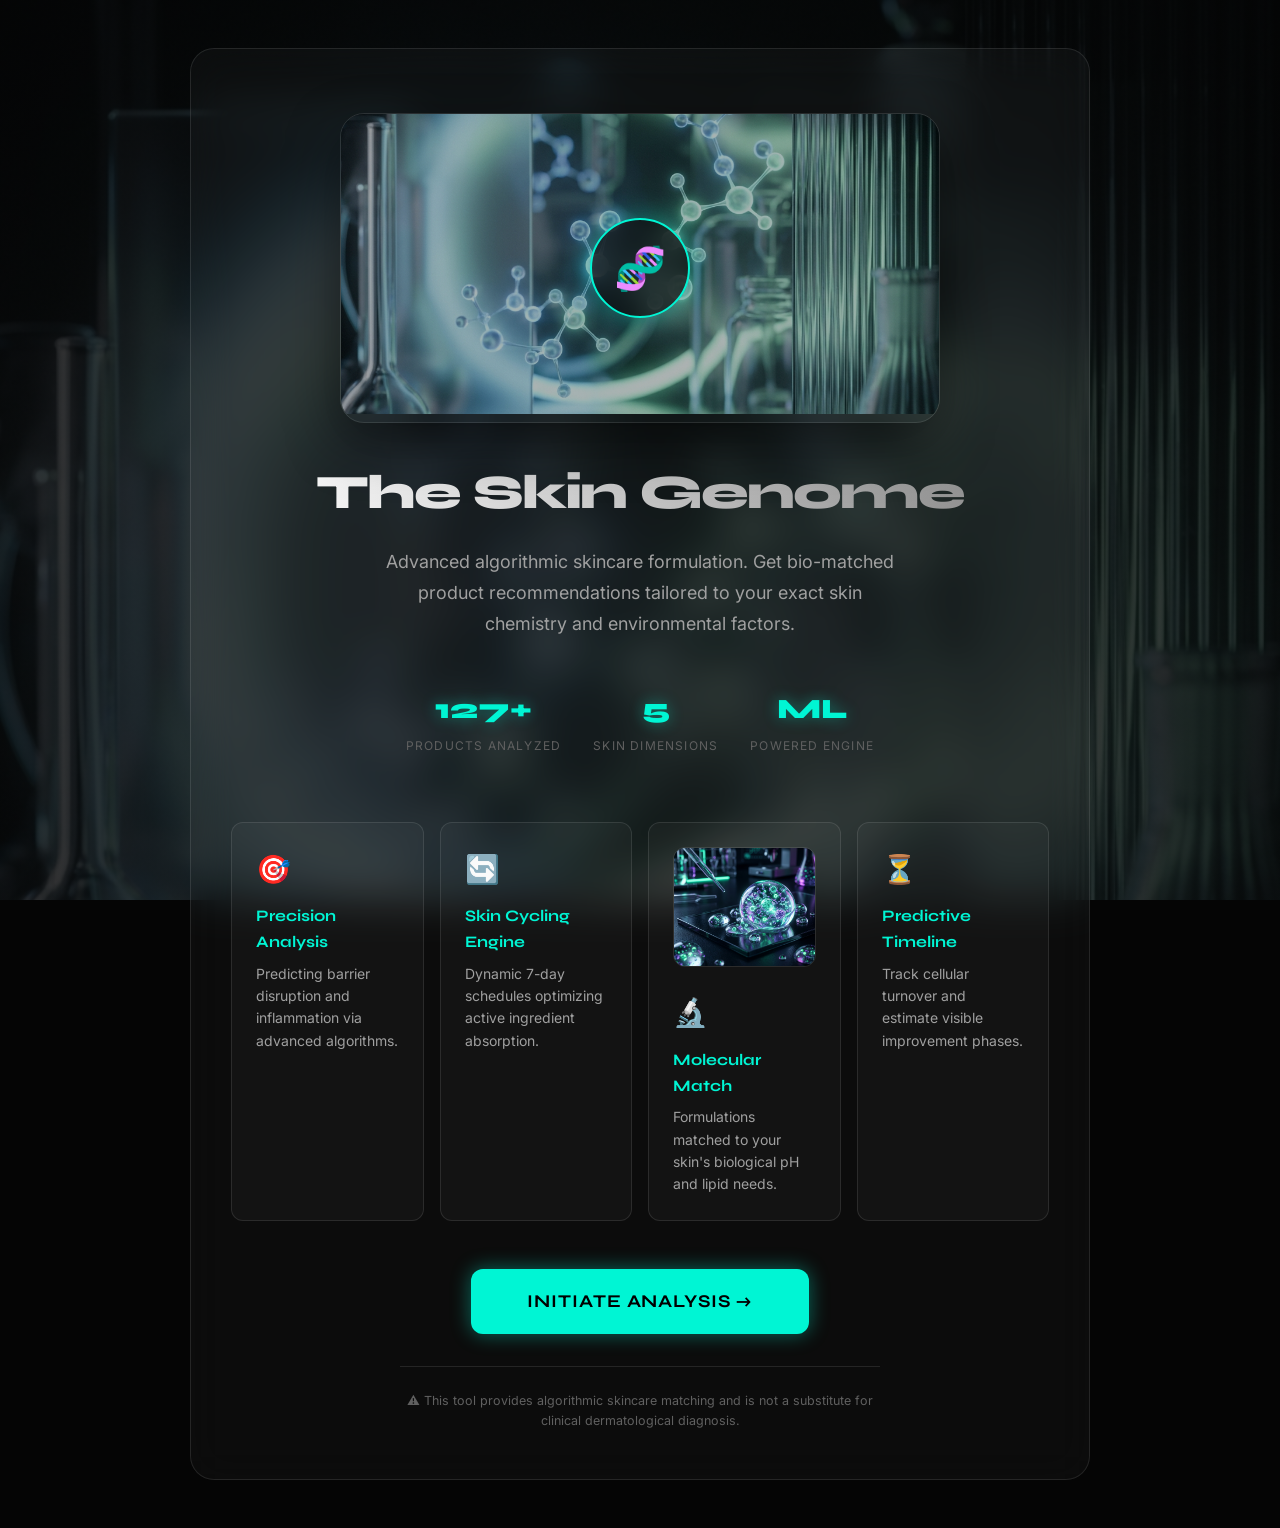
<file: front-end/index.html>
<!DOCTYPE html>
<html lang="en">
<head>
  <meta charset="UTF-8">
  <meta name="viewport" content="width=device-width, initial-scale=1.0">
  <meta name="description" content="SkinCare.AI — Advanced algorithmic skincare formulation. Get bio-matched product recommendations tailored to your exact skin chemistry and environmental factors.">
  <meta name="theme-color" content="#050505">
  <meta property="og:title" content="The Skin Genome — AI-Powered Skincare Analysis">
  <meta property="og:description" content="Get personalized skincare routines powered by machine learning. Matched to your biology, lifestyle, and budget.">
  <meta property="og:type" content="website">
  <link rel="icon" href="data:image/svg+xml,<svg xmlns='http://www.w3.org/2000/svg' viewBox='0 0 100 100'><text y='.9em' font-size='90'>🧬</text></svg>">
  <title>SkinCare AI | Clinical Dashboard</title>
  <link rel="stylesheet" href="style.css">
</head>
<body>
<div class="app">
  <div class="home-hero">
    <div class="hero-visual">
      <img src="assets/hero-bg.png" alt="Clinical Skincare" class="hero-main-img">
      <div class="logo-ring">🧬</div>
    </div>
    <h1>The Skin Genome</h1>
    <p>Advanced algorithmic skincare formulation. Get bio-matched product recommendations tailored to your exact skin chemistry and environmental factors.</p>
    <div class="trust-badges">
      <div class="trust-item"><span class="trust-num">127+</span><span class="trust-label">Products Analyzed</span></div>
      <div class="trust-item"><span class="trust-num">5</span><span class="trust-label">Skin Dimensions</span></div>
      <div class="trust-item"><span class="trust-num">ML</span><span class="trust-label">Powered Engine</span></div>
    </div>
  </div>

  <div class="feature-grid">
    <div class="feat-card">
      <div class="feat-icon">🎯</div>
      <div class="feat-title">Precision Analysis</div>
      <div class="feat-desc">Predicting barrier disruption and inflammation via advanced algorithms.</div>
    </div>
    <div class="feat-card">
      <div class="feat-icon">🔄</div>
      <div class="feat-title">Skin Cycling Engine</div>
      <div class="feat-desc">Dynamic 7-day schedules optimizing active ingredient absorption.</div>
    </div>
    <div class="feat-card">
      <img src="assets/molecular.png" alt="Molecular Analysis" class="feat-img">
      <div class="feat-icon">🔬</div>
      <div class="feat-title">Molecular Match</div>
      <div class="feat-desc">Formulations matched to your skin's biological pH and lipid needs.</div>
    </div>
    <div class="feat-card">
      <div class="feat-icon">⏳</div>
      <div class="feat-title">Predictive Timeline</div>
      <div class="feat-desc">Track cellular turnover and estimate visible improvement phases.</div>
    </div>
  </div>

  <div style="text-align:center;">
    <a href="form.html" class="start-btn" id="startAnalysis">Initiate Analysis →</a>
  </div>

  <p class="disclaimer">⚠️ This tool provides algorithmic skincare matching and is not a substitute for clinical dermatological diagnosis.</p>
</div>

<style>
.trust-badges { display: flex; justify-content: center; gap: 32px; margin-top: 2rem; animation: fadeIn 1.2s ease-out forwards; animation-delay: 0.5s; opacity: 0; }
.trust-item { text-align: center; }
.trust-num { display: block; font-family: var(--font-header); font-size: 28px; font-weight: 800; color: var(--color-primary); text-shadow: 0 0 15px var(--color-primary-glow); }
.trust-label { font-size: 12px; color: var(--color-text-muted); text-transform: uppercase; letter-spacing: 0.1em; }
</style>
</body>
</html>
</file>
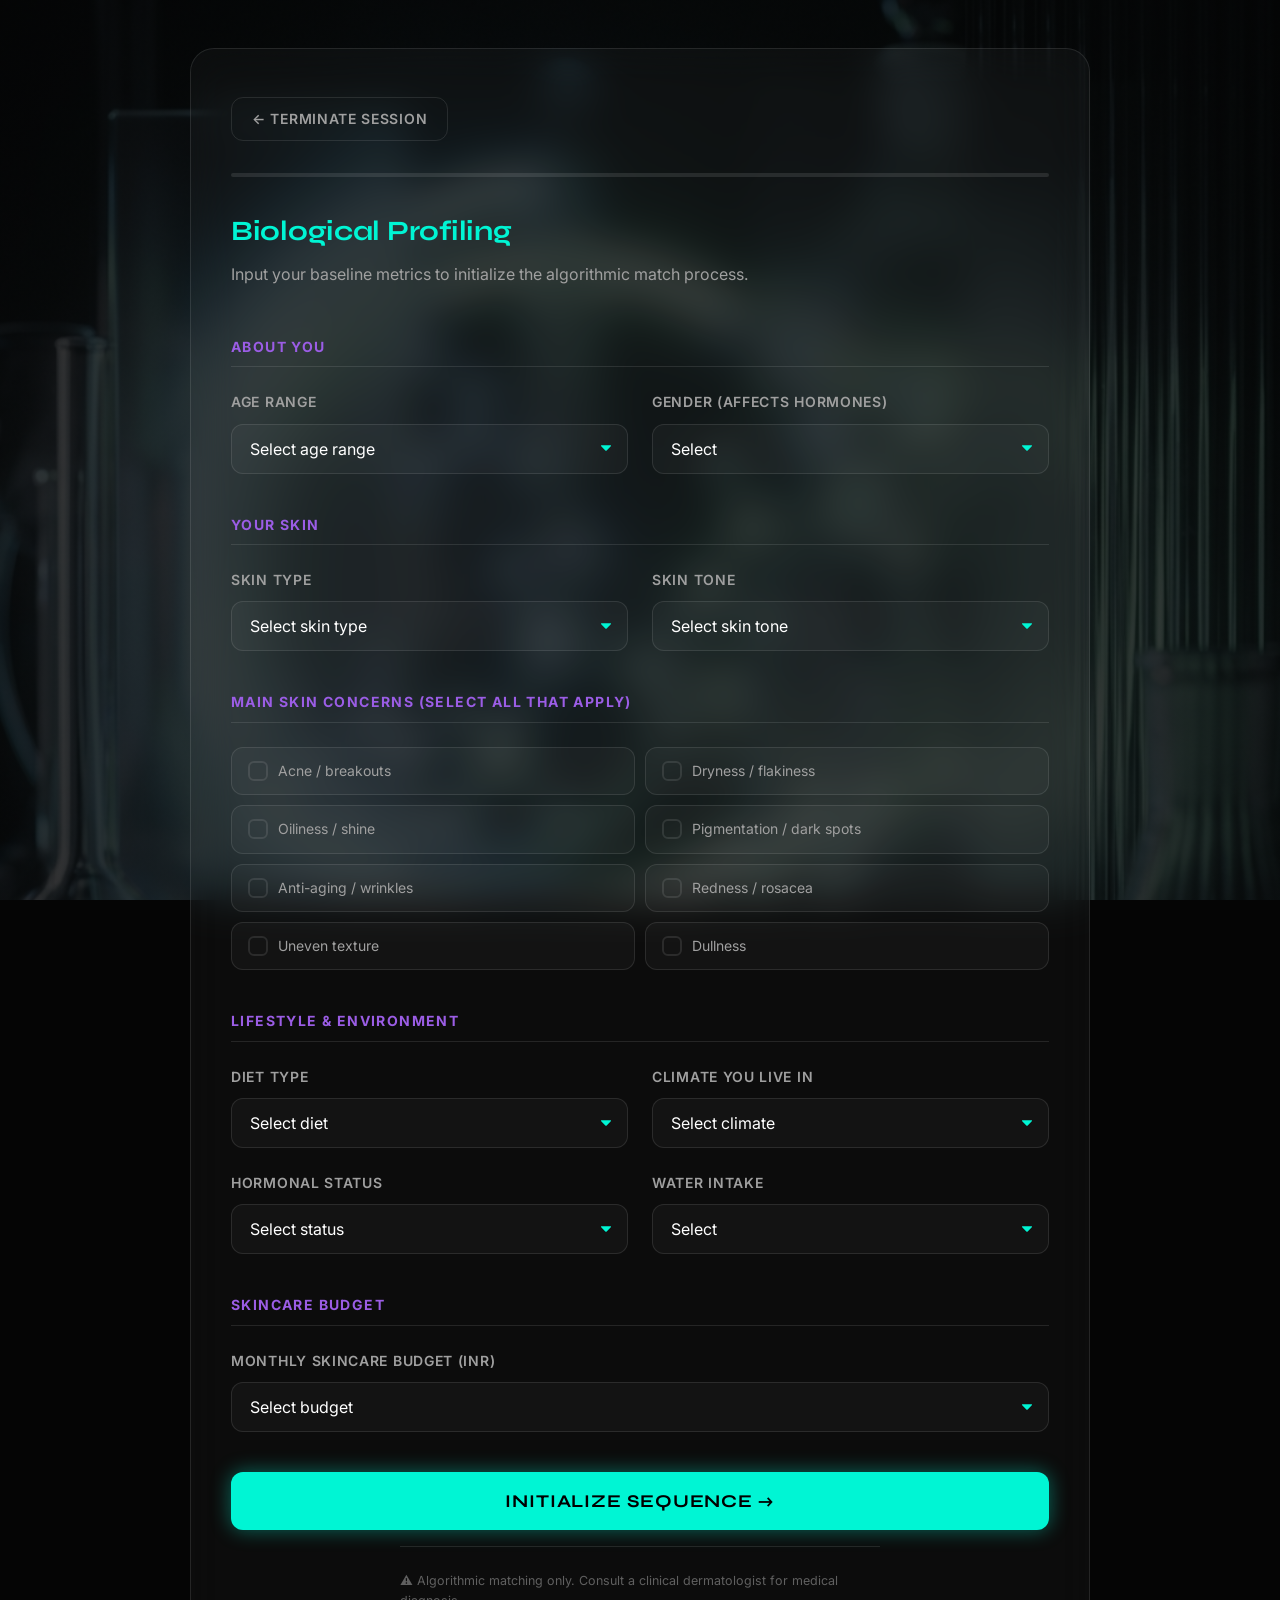
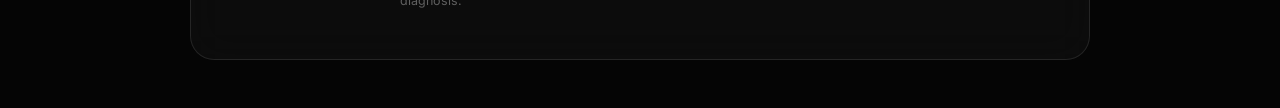
<file: front-end/form.html>
<!DOCTYPE html>
<html lang="en">
<head>
  <meta charset="UTF-8">
  <meta name="viewport" content="width=device-width, initial-scale=1.0">
  <meta name="description" content="Complete your biological skin profile for personalized AI-powered skincare recommendations.">
  <link rel="icon" href="data:image/svg+xml,<svg xmlns='http://www.w3.org/2000/svg' viewBox='0 0 100 100'><text y='.9em' font-size='90'>🧬</text></svg>">
  <title>Biological Profiling - The Skin Genome</title>
  <link rel="stylesheet" href="style.css">
</head>
<body>
<div class="app">
  <a href="index.html" class="back-btn">← Terminate Session</a>
  <div class="progress-bar"><div class="progress-fill" id="progressBar" style="width:0%"></div></div>

  <div class="form-header">
    <h2>Biological Profiling</h2>
    <p>Input your baseline metrics to initialize the algorithmic match process.</p>
  </div>

  <div class="form-grid">
    <span class="section-title">About you</span>

    <div class="form-group" id="group-age">
      <label for="age">Age range</label>
      <select id="age" onchange="onFieldChange()">
        <option value="">Select age range</option>
        <option>13–17</option><option>18–24</option><option>25–34</option>
        <option>35–44</option><option>45–54</option><option>55+</option>
      </select>
      <div class="field-error">Please select your age range</div>
    </div>

    <div class="form-group" id="group-gender">
      <label for="gender">Gender (affects hormones)</label>
      <select id="gender" onchange="updateHormonalOptions(); onFieldChange()">
        <option value="">Select</option>
        <option>Female</option><option>Male</option><option>Non-binary</option><option>Prefer not to say</option>
      </select>
      <div class="field-error">Please select your gender</div>
    </div>

    <span class="section-title">Your skin</span>

    <div class="form-group" id="group-skinType">
      <label for="skinType">Skin type</label>
      <select id="skinType" onchange="onFieldChange()">
        <option value="">Select skin type</option>
        <option>Oily</option><option>Dry</option><option>Combination</option>
        <option>Normal</option><option>Sensitive</option>
      </select>
      <div class="field-error">Please select your skin type</div>
    </div>

    <div class="form-group" id="group-skinTone">
      <label for="skinTone">Skin tone</label>
      <select id="skinTone" onchange="onFieldChange()">
        <option value="">Select skin tone</option>
        <option>Very fair (Type I)</option><option>Fair (Type II)</option>
        <option>Medium (Type III)</option><option>Olive (Type IV)</option>
        <option>Brown (Type V)</option><option>Deep (Type VI)</option>
      </select>
      <div class="field-error">Please select your skin tone</div>
    </div>

    <span class="section-title">Main skin concerns (select all that apply)</span>
    <div class="concern-pills" id="concernPills">
      <div class="concern-pill" tabindex="0" data-value="Acne / breakouts" onclick="toggleConcern(this)" onkeydown="if(event.key==='Enter')toggleConcern(this)">
        <div class="pill-check"></div><span>Acne / breakouts</span>
      </div>
      <div class="concern-pill" tabindex="0" data-value="Dryness / flakiness" onclick="toggleConcern(this)" onkeydown="if(event.key==='Enter')toggleConcern(this)">
        <div class="pill-check"></div><span>Dryness / flakiness</span>
      </div>
      <div class="concern-pill" tabindex="0" data-value="Oiliness / shine" onclick="toggleConcern(this)" onkeydown="if(event.key==='Enter')toggleConcern(this)">
        <div class="pill-check"></div><span>Oiliness / shine</span>
      </div>
      <div class="concern-pill" tabindex="0" data-value="Pigmentation / dark spots" onclick="toggleConcern(this)" onkeydown="if(event.key==='Enter')toggleConcern(this)">
        <div class="pill-check"></div><span>Pigmentation / dark spots</span>
      </div>
      <div class="concern-pill" tabindex="0" data-value="Anti-aging / wrinkles" onclick="toggleConcern(this)" onkeydown="if(event.key==='Enter')toggleConcern(this)">
        <div class="pill-check"></div><span>Anti-aging / wrinkles</span>
      </div>
      <div class="concern-pill" tabindex="0" data-value="Redness / rosacea" onclick="toggleConcern(this)" onkeydown="if(event.key==='Enter')toggleConcern(this)">
        <div class="pill-check"></div><span>Redness / rosacea</span>
      </div>
      <div class="concern-pill" tabindex="0" data-value="Uneven texture" onclick="toggleConcern(this)" onkeydown="if(event.key==='Enter')toggleConcern(this)">
        <div class="pill-check"></div><span>Uneven texture</span>
      </div>
      <div class="concern-pill" tabindex="0" data-value="Dullness" onclick="toggleConcern(this)" onkeydown="if(event.key==='Enter')toggleConcern(this)">
        <div class="pill-check"></div><span>Dullness</span>
      </div>
    </div>
    <div class="concern-error" id="concernError">Please select at least one skin concern</div>

    <span class="section-title">Lifestyle & environment</span>

    <div class="form-group" id="group-diet">
      <label for="diet">Diet type</label>
      <select id="diet" onchange="onFieldChange()">
        <option value="">Select diet</option>
        <option>Balanced / healthy</option><option>High sugar / processed</option>
        <option>Dairy-heavy</option><option>Plant-based / vegan</option>
        <option>High protein / gym-focused</option>
      </select>
      <div class="field-error">Please select your diet type</div>
    </div>

    <div class="form-group" id="group-climate">
      <label for="climate">Climate you live in</label>
      <select id="climate" onchange="onFieldChange()">
        <option value="">Select climate</option>
        <option>Hot & humid</option><option>Hot & dry</option>
        <option>Temperate / mild</option><option>Cold & dry</option>
        <option>Tropical</option>
      </select>
      <div class="field-error">Please select your climate</div>
    </div>

    <div class="form-group" id="group-hormonal">
      <label for="hormonal">Hormonal status</label>
      <select id="hormonal" onchange="onFieldChange()">
        <option value="">Select status</option>
        <option>Regular cycles, no issues</option><option>PCOS / hormonal acne</option>
        <option>Pregnant / postpartum</option><option>Menopause / perimenopause</option>
        <option>On hormonal contraception</option><option>Not applicable</option>
      </select>
      <div class="field-error">Please select hormonal status</div>
    </div>

    <div class="form-group" id="group-water">
      <label for="water">Water intake</label>
      <select id="water" onchange="onFieldChange()">
        <option value="">Select</option>
        <option>Less than 1L/day</option><option>1–2L/day</option>
        <option>2–3L/day</option><option>3L+ per day</option>
      </select>
      <div class="field-error">Please select your water intake</div>
    </div>

    <span class="section-title">Skincare budget</span>

    <div class="form-group full" id="group-budget">
      <label for="budget">Monthly skincare budget (INR)</label>
      <select id="budget" onchange="onFieldChange()">
        <option value="">Select budget</option>
        <option>Under ₹500 (Value)</option><option>₹500–₹1000 (Budget Friendly)</option>
        <option>₹1000–₹2500 (Mid-range)</option><option>₹2500–₹5000 (Premium)</option>
        <option>₹5000–₹10000 (High-end)</option><option>₹10000+ (Luxury)</option>
      </select>
      <div class="field-error">Please select your budget</div>
    </div>

    <!-- Live Preview -->
    <div class="live-preview" id="livePreview" style="display:none;">
      <div class="live-preview-title">📋 Your Profile Summary</div>
      <div class="live-preview-content" id="previewContent"></div>
    </div>
  </div>

  <div class="error-msg" id="errorMsg"></div>

  <button class="analyze-btn" id="analyzeBtn" onclick="runAnalysis()">Initialize Sequence →</button>

  <p class="disclaimer" style="text-align:left; margin-top:1rem;">⚠️ Algorithmic matching only. Consult a clinical dermatologist for medical diagnosis.</p>
</div>

<script>
  const selectFields = ['age','gender','skinType','skinTone','diet','climate','hormonal','water','budget'];
  const allFields = [...selectFields, 'concerns'];
  let selectedConcerns = [];

  // --- Load saved data ---
  window.onload = () => {
    try {
      const saved = sessionStorage.getItem('skin_userdata');
      if (saved) {
        const d = JSON.parse(saved);
        selectFields.forEach(f => {
          if (d[f]) {
            const el = document.getElementById(f);
            if (el) { el.value = d[f]; if (f === 'gender') updateHormonalOptions(); }
          }
        });
        if (d.hormonal) document.getElementById('hormonal').value = d.hormonal;
        if (d.concerns) {
          const concerns = d.concerns.split(', ').filter(Boolean);
          document.querySelectorAll('.concern-pill').forEach(pill => {
            if (concerns.includes(pill.dataset.value)) { pill.classList.add('active'); pill.querySelector('.pill-check').textContent = '✓'; selectedConcerns.push(pill.dataset.value); }
          });
        }
      }
    } catch(e) {}
    updateProgress();
    updatePreview();
  };

  // --- Concern pills ---
  function toggleConcern(el) {
    const val = el.dataset.value;
    const check = el.querySelector('.pill-check');
    if (el.classList.contains('active')) {
      el.classList.remove('active');
      check.textContent = '';
      selectedConcerns = selectedConcerns.filter(c => c !== val);
    } else {
      el.classList.add('active');
      check.textContent = '✓';
      selectedConcerns.push(val);
    }
    document.getElementById('concernError').classList.toggle('visible', selectedConcerns.length === 0);
    onFieldChange();
  }

  // --- Hormonal options by gender ---
  const hormonalOptions = {
    'Female': ['Regular cycles, no issues','PCOS / hormonal acne','Pregnant / postpartum','Menopause / perimenopause','On hormonal contraception'],
    'Male': ['Balanced / Healthy','High Testosterone (potential oiliness)','Low Testosterone (potential dryness)','Stress-related hormonal spikes','Not applicable'],
    'Non-binary': ['Hormonal balance / Regular','Hormonal-related acne','Hormone Replacement Therapy (HRT)','Other / Fluctuating','Not applicable'],
    'Prefer not to say': ['Hormonal balance / Regular','Hormonal-related acne','Other / Fluctuating','Not applicable']
  };

  function updateHormonalOptions() {
    const gender = document.getElementById('gender').value;
    const sel = document.getElementById('hormonal');
    const cur = sel.value;
    sel.innerHTML = '<option value="">Select status</option>';
    (hormonalOptions[gender] || []).forEach(opt => {
      const o = document.createElement('option');
      o.value = opt; o.textContent = opt; sel.appendChild(o);
    });
    if (cur) sel.value = cur;
  }

  // --- Validation ---
  function validate(showErrors) {
    let valid = true;
    selectFields.forEach(f => {
      const group = document.getElementById('group-' + f);
      const val = document.getElementById(f).value;
      if (!val) {
        if (showErrors) group.classList.add('has-error');
        valid = false;
      } else {
        group.classList.remove('has-error');
      }
    });
    if (selectedConcerns.length === 0) {
      if (showErrors) document.getElementById('concernError').classList.add('visible');
      valid = false;
    } else {
      document.getElementById('concernError').classList.remove('visible');
    }
    return valid;
  }

  // --- Progress & Preview ---
  function onFieldChange() {
    updateProgress();
    updatePreview();
  }

  function updateProgress() {
    let filled = 0;
    selectFields.forEach(f => { if (document.getElementById(f).value) filled++; });
    if (selectedConcerns.length > 0) filled++;
    const pct = Math.round((filled / allFields.length) * 100);
    document.getElementById('progressBar').style.width = pct + '%';
  }

  function updatePreview() {
    const age = document.getElementById('age').value;
    const skin = document.getElementById('skinType').value;
    const tone = document.getElementById('skinTone').value;
    const climate = document.getElementById('climate').value;
    const budget = document.getElementById('budget').value;
    const concerns = selectedConcerns.join(', ');

    const parts = [];
    if (age) parts.push(`<strong>${age}</strong> years`);
    if (skin) parts.push(`<strong>${skin}</strong> skin`);
    if (tone) parts.push(`<strong>${tone}</strong>`);
    if (concerns) parts.push(`Concerns: <strong>${concerns}</strong>`);
    if (climate) parts.push(`<strong>${climate}</strong> climate`);
    if (budget) parts.push(`Budget: <strong>${budget}</strong>`);

    const preview = document.getElementById('livePreview');
    if (parts.length > 0) {
      preview.style.display = 'block';
      document.getElementById('previewContent').innerHTML = parts.join(' · ');
    } else {
      preview.style.display = 'none';
    }
  }

  // --- Submit ---
  function getFormData() {
    const d = {};
    selectFields.forEach(f => d[f] = document.getElementById(f).value);
    d.concerns = selectedConcerns.join(', ');
    return d;
  }

  function runAnalysis() {
    const err = document.getElementById('errorMsg');
    if (!validate(true)) {
      err.textContent = 'Please complete all required fields before proceeding.';
      err.classList.add('visible');
      return;
    }
    err.classList.remove('visible');
    const userData = getFormData();
    sessionStorage.setItem('skin_userdata', JSON.stringify(userData));
    window.location.href = 'results.html';
  }
</script>
</body>
</html>
</file>
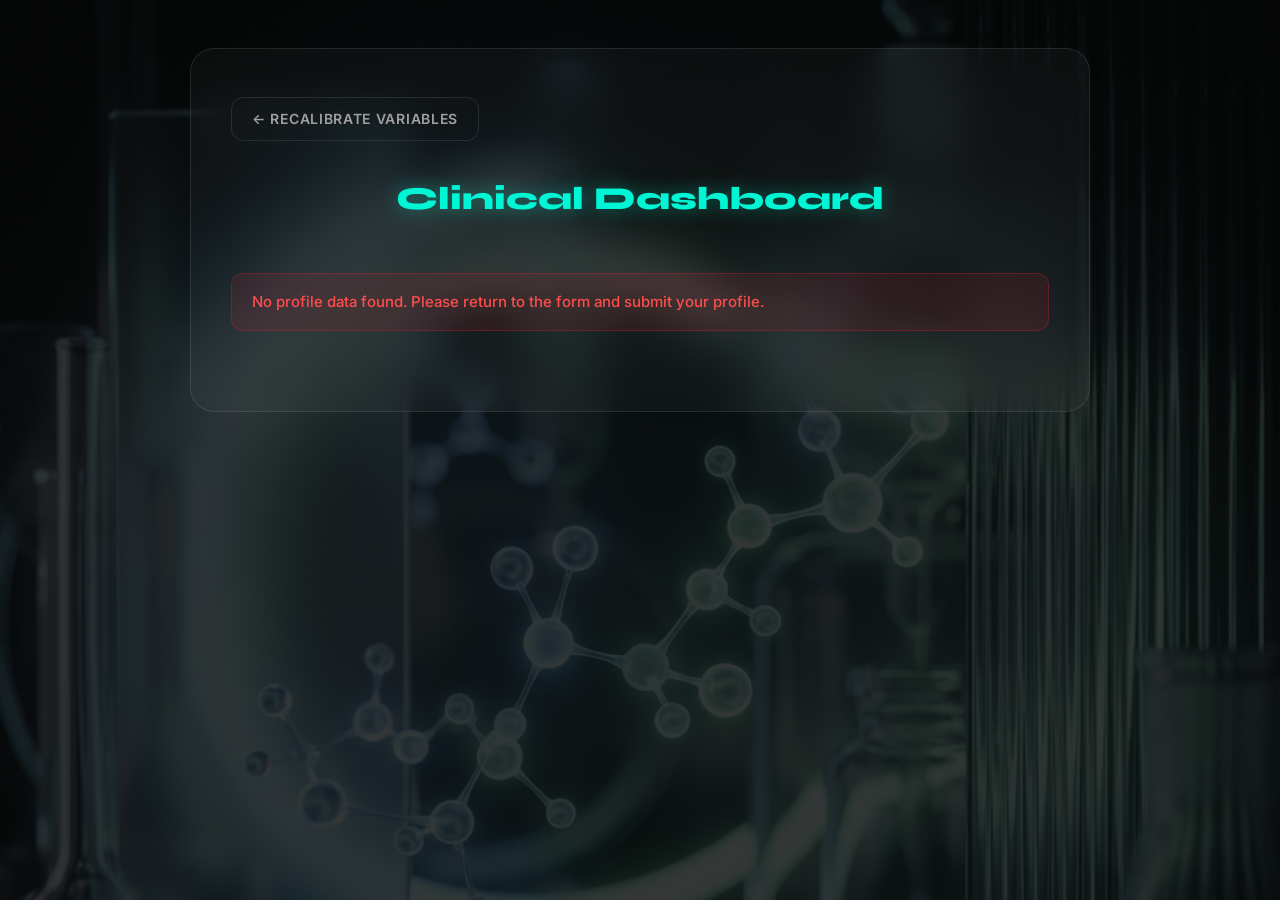
<file: front-end/results.html>
<!DOCTYPE html>
<html lang="en">
<head>
  <meta charset="UTF-8">
  <meta name="viewport" content="width=device-width, initial-scale=1.0">
  <meta name="description" content="Your personalized AI skincare analysis results — severity metrics, tailored routine, and product recommendations.">
  <link rel="icon" href="data:image/svg+xml,<svg xmlns='http://www.w3.org/2000/svg' viewBox='0 0 100 100'><text y='.9em' font-size='90'>🧬</text></svg>">
  <title>Clinical Report - The Skin Genome</title>
  <link rel="stylesheet" href="style.css">
</head>
<body>
<div class="app">
  <a href="form.html" class="back-btn">← Recalibrate Variables</a>

  <div class="results-header">
    <h2>Clinical Dashboard</h2>
    <p id="userSummaryLine" style="font-size:14px; color:var(--color-text-dim); margin-top:4px;"></p>
  </div>

  <!-- Loading State with Skeleton -->
  <div id="loadingState">
    <div style="text-align:center; margin-bottom:2rem;">
      <div class="spinner"></div>
      <p style="color:var(--color-primary); font-size:18px; font-family:var(--font-header); font-weight:700; letter-spacing:0.1em; text-transform:uppercase; animation:pulse 2s infinite;">Processing Biological Data...</p>
    </div>
    <div class="skeleton-container">
      <div class="skeleton-block"><div class="skeleton-line h24 w60"></div><div class="skeleton-line w80"></div><div class="skeleton-line w40"></div></div>
      <div class="skeleton-block"><div class="skeleton-line h24 w40"></div><div class="skeleton-line w80"></div><div class="skeleton-line w60"></div><div class="skeleton-line w80"></div></div>
    </div>
  </div>

  <div class="error-msg" id="errorMsg" style="margin-bottom: 2rem;"></div>

  <div class="result-content" id="resultContent">

    <div class="result-section" id="analysisSection">
      <span class="section-badge badge-analysis">Diagnostics</span>
      <h3>Baseline Assessment</h3>
      <div class="severity-bars" id="severityBars"></div>
      <div class="result-body" id="analysisBody"></div>
    </div>

    <div class="result-section" id="routineSection">
      <span class="section-badge badge-routine">Protocol</span>
      <h3>Algorithmic Formulation</h3>
      <div class="result-body" id="routineBody"></div>
    </div>

    <div class="result-section" id="explainSection">
      <span class="section-badge badge-explain">Molecular Data</span>
      <h3>Biochemical Rationale</h3>
      <div class="result-body" id="explainBody"></div>
    </div>

    <div class="result-section" id="tipsSection">
      <span class="section-badge badge-tips">Optimization</span>
      <h3>Environmental Synergies</h3>
      <div class="result-body" id="tipsBody"></div>
    </div>

    <div class="result-section" id="fairnessSection">
      <span class="section-badge badge-fairness">Validation</span>
      <h3>Algorithmic Equity Check</h3>
      <div class="result-body" id="fairnessBody"></div>
    </div>

    <p class="disclaimer" style="text-align:center; margin-top:1rem;">⚠️ Algorithmic matching only. Consult a clinical dermatologist for medical diagnosis.</p>

    <div style="display:flex; gap:12px; margin-top:2rem;">
      <button class="restart-btn" style="flex:1;" onclick="window.print()">🖨️ Print Report</button>
      <a href="index.html" class="restart-btn" style="flex:1;">Initialize New Session</a>
    </div>
  </div>
</div>

<script>
  function setSeverityBars(metrics) {
    const container = document.getElementById('severityBars');
    const items = [
      { label: 'Acne', level: metrics.acne, pct: metrics.acne_pct },
      { label: 'Dryness', level: metrics.dryness, pct: metrics.dryness_pct },
      { label: 'Pigmentation', level: metrics.pigmentation, pct: metrics.pigmentation_pct },
      { label: 'Aging Risk', level: metrics.aging, pct: metrics.aging_pct },
      { label: 'Sensitivity', level: metrics.sensitivity, pct: metrics.sensitivity_pct }
    ];

    container.innerHTML = items.map(m => {
      const lvl = String(m.level).toLowerCase();
      const cls = lvl.includes('high') ? 'high' : (lvl.includes('mod') ? 'moderate' : 'low');
      const pct = m.pct || 0;
      return `<div class="severity-bar-item">
        <span class="severity-label">${m.label}</span>
        <div class="severity-track"><div class="severity-fill ${cls}" data-width="${pct}"></div></div>
        <span class="severity-value ${cls}">${m.level}</span>
      </div>`;
    }).join('');

    // Animate bars after a short delay
    requestAnimationFrame(() => {
      setTimeout(() => {
        document.querySelectorAll('.severity-fill').forEach(bar => {
          bar.style.width = bar.dataset.width + '%';
        });
      }, 200);
    });
  }

  const brands = ["Minimalist","The Ordinary","The Derma Co","Dot & Key","CeraVe","Cetaphil","Neutrogena","Plum","Mamaearth","Deconstruct","Re'equil","Innisfree","Benton","LANEIGE","Paula's Choice","Dr. Sheth's","Kiehl's","Cosrx","Simple","Biotique","Forest Essentials","Kama Ayurveda","Fixderma","La Shield","Bioderma","Sebamed","Clinique"];

  function parseMarkdown(text) {
    if (!text) return "";
    return text.replace(/\*\*(.*?)\*\*/g, '<strong>$1</strong>').replace(/\*(.*?)\*/g, '<em>$1</em>');
  }

  function highlightBrands(text) {
    if (!text) return "";
    let out = text;
    brands.forEach(b => { out = out.replace(new RegExp(`\\b${b.replace(/[.*+?^${}()|[\]\\]/g, '\\$&')}\\b`, 'g'), `<span class="brand-highlight">${b}</span>`); });
    return out;
  }

  function formatText(text) { return highlightBrands(parseMarkdown(text)); }

  async function fetchAnalysis(userData, retryCount) {
    const response = await fetch('/analyze', {
      method: 'POST',
      headers: { 'Content-Type': 'application/json' },
      body: JSON.stringify(userData)
    });

    if (!response.ok) {
      const errData = await response.json().catch(() => ({}));
      if (errData.field_errors) {
        throw new Error('Validation failed: ' + Object.values(errData.field_errors).join(', '));
      }
      if (retryCount > 0) {
        await new Promise(r => setTimeout(r, 1500));
        return fetchAnalysis(userData, retryCount - 1);
      }
      throw new Error(errData.error || 'Server error');
    }
    return response.json();
  }

  async function loadResults() {
    const err = document.getElementById('errorMsg');
    const saved = sessionStorage.getItem('skin_userdata');

    if (!saved) {
      document.getElementById('loadingState').style.display = 'none';
      err.textContent = "No profile data found. Please return to the form and submit your profile.";
      err.classList.add('visible');
      return;
    }

    const userData = JSON.parse(saved);
    const summary = [userData.age, userData.skinType + ' skin', userData.skinTone, userData.climate + ' climate', 'Budget: ' + userData.budget].filter(Boolean);
    document.getElementById('userSummaryLine').textContent = summary.join(' · ');

    try {
      const parsed = await fetchAnalysis(userData, 1);

      setSeverityBars(parsed.metrics);
      document.getElementById('analysisBody').innerHTML = formatText(parsed.analysis);
      document.getElementById('routineBody').innerHTML = parsed.routine;
      document.getElementById('explainBody').innerHTML = formatText(parsed.explanation);
      document.getElementById('tipsBody').innerHTML = formatText(parsed.tips);
      document.getElementById('fairnessBody').innerHTML = formatText(parsed.fairness);

      document.getElementById('loadingState').style.display = 'none';
      document.getElementById('resultContent').classList.add('visible');

    } catch (e) {
      document.getElementById('loadingState').style.display = 'none';
      err.textContent = e.message || 'Something went wrong communicating with the server. Please ensure the backend is running.';
      err.classList.add('visible');
    }
  }

  window.onload = loadResults;
</script>
</body>
</html>
</file>
<file: front-end/style.css>
@import url('https://fonts.googleapis.com/css2?family=Inter:wght@300;400;500;600;700&family=Syne:wght@600;700;800&display=swap');

:root {
  --font-sans: 'Inter', sans-serif;
  --font-header: 'Syne', sans-serif;
  
  --color-bg: #050505;
  --color-surface: rgba(255, 255, 255, 0.03);
  --color-surface-hover: rgba(255, 255, 255, 0.06);
  --color-border: rgba(255, 255, 255, 0.1);
  --color-border-glow: rgba(0, 245, 212, 0.3);
  
  --color-primary: #00F5D4; /* Neon Mint */
  --color-primary-glow: rgba(0, 245, 212, 0.4);
  --color-secondary: #9B5DE5; /* Electric Violet */
  --color-secondary-glow: rgba(155, 93, 229, 0.4);
  
  --color-text: #FFFFFF;
  --color-text-dim: #A0A0A0;
  --color-text-muted: #606060;
  
  --glass-blur: blur(20px);
  --border-radius-lg: 24px;
  --border-radius-md: 12px;
  
  --shadow-neon: 0 0 20px var(--color-primary-glow);
}

* { 
  box-sizing: border-box; 
  margin: 0; 
  padding: 0; 
}

body { 
  font-family: var(--font-sans); 
  color: var(--color-text); 
  background-color: var(--color-bg);
  background-image: 
    linear-gradient(rgba(5, 5, 5, 0.8), rgba(5, 5, 5, 0.8)),
    url('assets/hero-bg.png'),
    linear-gradient(rgba(255, 255, 255, 0.02) 1px, transparent 1px),
    linear-gradient(90deg, rgba(255, 255, 255, 0.02) 1px, transparent 1px),
    radial-gradient(circle at 10% 20%, rgba(0, 245, 212, 0.08) 0%, transparent 40%),
    radial-gradient(circle at 90% 80%, rgba(155, 93, 229, 0.08) 0%, transparent 40%);
  background-size: cover, cover, 30px 30px, 30px 30px, 100% 100%, 100% 100%;
  background-attachment: fixed;
  min-height: 100vh;
  padding: 3rem 1rem;
  overflow-x: hidden;
  line-height: 1.6;
}

::-webkit-scrollbar { width: 8px; }
::-webkit-scrollbar-track { background: var(--color-bg); }
::-webkit-scrollbar-thumb { background: rgba(255, 255, 255, 0.1); border-radius: 4px; }
::-webkit-scrollbar-thumb:hover { background: rgba(255, 255, 255, 0.2); }

.app { 
  width: 100%;
  max-width: 900px; 
  margin: 0 auto;
  background: var(--color-surface);
  backdrop-filter: var(--glass-blur);
  -webkit-backdrop-filter: var(--glass-blur);
  border: 1px solid var(--color-border);
  border-radius: var(--border-radius-lg);
  padding: 3rem 2.5rem; 
  position: relative;
  animation: slideUp 0.8s cubic-bezier(0.16, 1, 0.3, 1) forwards;
}

@keyframes slideUp {
  from { opacity: 0; transform: translateY(40px); }
  to { opacity: 1; transform: translateY(0); }
}

/* HOME */
.home-hero { text-align: center; padding: 1rem 1rem 4rem; }
.hero-visual { position: relative; width: 100%; max-width: 600px; margin: 0 auto 2rem; border-radius: var(--border-radius-lg); overflow: hidden; border: 1px solid var(--color-border); box-shadow: 0 20px 50px rgba(0,0,0,0.5); }
.hero-main-img { width: 100%; height: 300px; object-fit: cover; filter: brightness(0.7); transition: transform 0.5s ease; }
.hero-visual:hover .hero-main-img { transform: scale(1.05); filter: brightness(0.8); }

.logo-ring { 
  width: 100px; height: 100px; 
  border-radius: 50%; 
  background: var(--color-surface); 
  display: flex; align-items: center; justify-content: center; 
  margin: 0 auto 2rem; 
  font-size: 42px; 
  border: 1px solid var(--color-primary);
  box-shadow: 0 0 30px var(--color-primary-glow);
  animation: float 6s ease-in-out infinite, glow 4s ease-in-out infinite;
}

.hero-visual .logo-ring { 
  position: absolute; 
  top: 50%; left: 50%; 
  transform: translate(-50%, -50%); 
  margin: 0; 
  z-index: 2; 
  background: rgba(5, 5, 5, 0.6); 
  backdrop-filter: blur(15px); 
  -webkit-backdrop-filter: blur(15px);
  border-width: 2px;
}

@keyframes float {
  0% { transform: translateY(0px); }
  50% { transform: translateY(-8px); }
  100% { transform: translateY(0px); }
}

@keyframes glow {
  0%, 100% { box-shadow: 0 0 20px var(--color-primary-glow); }
  50% { box-shadow: 0 0 40px var(--color-primary-glow); }
}

.home-hero h1 { 
  font-family: var(--font-header);
  font-size: 48px; 
  font-weight: 800; 
  margin-bottom: 1rem; 
  letter-spacing: -0.04em;
  background: linear-gradient(to right, #fff, #888);
  -webkit-background-clip: text;
  -webkit-text-fill-color: transparent;
}
.home-hero p { 
  font-size: 18px; 
  color: var(--color-text-dim); 
  max-width: 520px; 
  margin: 0 auto 3rem; 
  line-height: 1.7; 
  animation: fadeIn 1s ease-out forwards; 
  animation-delay: 0.3s; 
  opacity: 0; 
}

.feature-grid { display: grid; grid-template-columns: repeat(auto-fit, minmax(170px, 1fr)); gap: 16px; margin-bottom: 3rem; }
.feat-card { 
  background: var(--color-surface); 
  border-radius: var(--border-radius-md); 
  padding: 1.5rem; 
  border: 1px solid var(--color-border);
  transition: all 0.4s cubic-bezier(0.16, 1, 0.3, 1);
  animation: fadeIn 0.8s ease-out forwards;
  opacity: 0;
}
.feat-card:nth-child(1) { animation-delay: 0.3s; }
.feat-card:nth-child(2) { animation-delay: 0.4s; }
.feat-card:nth-child(3) { animation-delay: 0.5s; }
.feat-card:nth-child(4) { animation-delay: 0.6s; }

.feat-card:hover {
  transform: translateY(-8px);
  background: var(--color-surface-hover);
  border-color: var(--color-primary);
  box-shadow: 0 10px 30px rgba(0, 245, 212, 0.1);
}

.feat-card .feat-icon { font-size: 28px; margin-bottom: 12px; }
.feat-card .feat-title { font-family: var(--font-header); font-weight: 700; font-size: 16px; margin-bottom: 8px; color: var(--color-primary); }
.feat-card .feat-desc { color: var(--color-text-dim); font-size: 14px; line-height: 1.6; }

.feat-img {
  width: 100%;
  height: 120px;
  object-fit: cover;
  border-radius: var(--border-radius-md);
  margin-bottom: 1rem;
  border: 1px solid var(--color-border);
  transition: transform 0.3s ease;
}
.feat-card:hover .feat-img {
  transform: scale(1.05);
  border-color: var(--color-primary);
}

.start-btn { 
  background: var(--color-primary); 
  color: #000; 
  border: none; 
  border-radius: var(--border-radius-md); 
  padding: 18px 56px; 
  font-size: 18px; 
  font-weight: 700; 
  font-family: var(--font-header);
  cursor: pointer; 
  transition: all 0.3s cubic-bezier(0.16, 1, 0.3, 1); 
  box-shadow: 0 0 20px var(--color-primary-glow);
  display: inline-block;
  text-decoration: none;
  text-transform: uppercase;
  letter-spacing: 0.05em;
}
.start-btn:hover { 
  transform: scale(1.05); 
  box-shadow: 0 0 40px var(--color-primary-glow); 
}
.start-btn:active { transform: scale(0.95); }

.disclaimer { margin-top: 2rem; font-size: 12.5px; color: var(--color-text-muted); max-width: 480px; margin-left: auto; margin-right: auto; text-align: center; border-top: 1px solid var(--color-border); padding-top: 1.5rem; }

/* FORM */
.form-page, .results-page { display: block; animation: fadeIn 0.4s ease-out forwards; }
@keyframes fadeIn { from { opacity: 0; transform: translateY(10px); } to { opacity: 1; transform: translateY(0); } }

.form-header { margin-bottom: 2rem; }
.form-header h2 { font-size: 28px; font-weight: 700; font-family: var(--font-header); letter-spacing: -0.01em; color: var(--color-primary); }
.form-header p { font-size: 16px; color: var(--color-text-dim); margin-top: 8px; }

.form-grid { display: grid; grid-template-columns: 1fr 1fr; gap: 24px; }
.form-group { display: flex; flex-direction: column; gap: 10px; }
.form-group.full { grid-column: 1 / -1; }
.form-group label { font-size: 14px; font-weight: 600; color: var(--color-text-dim); text-transform: uppercase; letter-spacing: 0.05em; }
.form-group select, .form-group input { 
  padding: 14px 18px; 
  border-radius: var(--border-radius-md); 
  border: 1px solid var(--color-border); 
  background: var(--color-surface); 
  color: var(--color-text); 
  font-size: 16px; 
  font-family: var(--font-sans); 
  width: 100%; 
  transition: all 0.3s ease;
  appearance: none;
  background-image: url("data:image/svg+xml;charset=US-ASCII,%3Csvg%20xmlns%3D%22http%3A%2F%2Fwww.w3.org%2F2000%2Fsvg%22%20width%3D%22292.4%22%20height%3D%22292.4%22%3E%3Cpath%20fill%3D%22%2300F5D4%22%20d%3D%22M287%2069.4a17.6%2017.6%200%200%200-13-5.4H18.4c-5%200-9.3%201.8-12.9%205.4A17.6%2017.6%200%200%200%200%2082.2c0%205%201.8%209.3%205.4%2012.9l128%20127.9c3.6%203.6%207.8%205.4%2012.8%205.4s9.2-1.8%2012.8-5.4L287%2095c3.5-3.5%205.4-7.8%205.4-12.8%200-5-1.9-9.2-5.5-12.8z%22%2F%3E%3C%2Fsvg%3E");
  background-repeat: no-repeat;
  background-position: right 1rem top 50%;
  background-size: 0.65rem auto;
}
.form-group select:focus, .form-group input:focus { 
  outline: none; 
  border-color: var(--color-primary); 
  box-shadow: 0 0 15px var(--color-primary-glow); 
  background: rgba(0, 245, 212, 0.05);
}
.form-group select option { background: var(--color-bg); color: var(--color-text); }

.section-title { font-size: 14px; font-weight: 700; color: var(--color-secondary); text-transform: uppercase; letter-spacing: 0.1em; grid-column: 1 / -1; margin-top: 16px; padding-bottom: 8px; border-bottom: 1px solid var(--color-border); }

.analyze-btn { margin-top: 2.5rem; background: var(--color-primary); color: #000; border: none; border-radius: var(--border-radius-md); padding: 18px 32px; font-size: 18px; font-weight: 700; font-family: var(--font-header); cursor: pointer; transition: all 0.3s; width: 100%; box-shadow: 0 0 20px var(--color-primary-glow); text-transform: uppercase; letter-spacing: 0.05em; }
.analyze-btn:hover { transform: translateY(-4px); box-shadow: 0 0 30px var(--color-primary-glow); }
.analyze-btn:active { transform: translateY(0); }
.analyze-btn:disabled { opacity: 0.5; cursor: not-allowed; transform: none; box-shadow: none; }

.back-btn { background: transparent; border: 1px solid var(--color-border); border-radius: var(--border-radius-md); padding: 10px 20px; font-size: 14px; font-family: var(--font-sans); font-weight: 600; cursor: pointer; color: var(--color-text-dim); margin-bottom: 2rem; transition: all 0.3s; display: inline-flex; align-items: center; gap: 8px; text-decoration: none; text-transform: uppercase; letter-spacing: 0.05em; }
.back-btn:hover { background: var(--color-surface); border-color: var(--color-primary); color: var(--color-primary); box-shadow: 0 0 15px var(--color-primary-glow); }

/* RESULTS */
.results-header { margin-bottom: 3rem; text-align: center; }
.results-header h2 { font-size: 32px; font-weight: 800; font-family: var(--font-header); color: var(--color-primary); text-shadow: 0 0 20px var(--color-primary-glow); }
.results-header p { font-size: 16px; color: var(--color-text-dim); margin-top: 8px; }

.loading-state { text-align: center; padding: 6rem 1rem; }
.spinner { 
  width: 64px; height: 64px; 
  border: 4px solid var(--color-surface); 
  border-top-color: var(--color-primary); 
  border-bottom-color: var(--color-secondary);
  border-radius: 50%; 
  animation: spin 1.2s cubic-bezier(0.68, -0.55, 0.265, 1.55) infinite; 
  margin: 0 auto 2rem; 
  box-shadow: 0 0 20px var(--color-primary-glow), inset 0 0 15px var(--color-secondary-glow); 
}
@keyframes spin { to { transform: rotate(360deg); } }
.loading-state p { color: var(--color-primary); font-size: 18px; font-family: var(--font-header); font-weight: 700; letter-spacing: 0.1em; text-transform: uppercase; animation: pulse 2s infinite; }
@keyframes pulse { 0%, 100% { opacity: 1; } 50% { opacity: 0.5; } }

.result-content { display: none; }
.result-content.visible { display: block; animation: fadeIn 0.6s ease forwards; }

.result-section { background: var(--color-surface); border: 1px solid var(--color-border); border-radius: var(--border-radius-lg); padding: 2rem; margin-bottom: 2rem; backdrop-filter: var(--glass-blur); -webkit-backdrop-filter: var(--glass-blur); transition: transform 0.4s cubic-bezier(0.16, 1, 0.3, 1), box-shadow 0.4s ease; opacity: 0; animation: slideUp 0.8s ease-out forwards; }
.result-section:nth-child(1) { animation-delay: 0.1s; }
.result-section:nth-child(2) { animation-delay: 0.2s; }
.result-section:nth-child(3) { animation-delay: 0.3s; }
.result-section:nth-child(4) { animation-delay: 0.4s; }
.result-section:nth-child(5) { animation-delay: 0.5s; }
.result-section:nth-child(6) { animation-delay: 0.6s; }

.result-section:hover { border-color: var(--color-primary); transform: translateY(-4px); box-shadow: 0 10px 30px rgba(0, 245, 212, 0.05); }

.section-badge { font-size: 11px; font-weight: 700; text-transform: uppercase; letter-spacing: 0.15em; padding: 6px 14px; border-radius: 20px; display: inline-block; margin-bottom: 1rem; border: 1px solid currentColor; }
.badge-analysis { color: var(--color-primary); background: rgba(0, 245, 212, 0.1); box-shadow: 0 0 10px rgba(0, 245, 212, 0.2); }
.badge-routine { color: var(--color-secondary); background: rgba(155, 93, 229, 0.1); box-shadow: 0 0 10px rgba(155, 93, 229, 0.2); }
.badge-explain { color: #FF9F1C; background: rgba(255, 159, 28, 0.1); box-shadow: 0 0 10px rgba(255, 159, 28, 0.2); }
.badge-tips { color: #2EC4B6; background: rgba(46, 196, 182, 0.1); box-shadow: 0 0 10px rgba(46, 196, 182, 0.2); }
.badge-fairness { color: #E71D36; background: rgba(231, 29, 54, 0.1); box-shadow: 0 0 10px rgba(231, 29, 54, 0.2); }

.result-section h3 { font-size: 24px; font-family: var(--font-header); font-weight: 700; margin-bottom: 20px; color: var(--color-text); border-bottom: 1px solid var(--color-border); padding-bottom: 12px; }
.result-body { font-size: 15.5px; color: var(--color-text-secondary); line-height: 1.8; white-space: pre-wrap; }
.result-body strong { color: var(--color-text-primary); font-weight: 700; }

.result-body h4 { font-size: 15px; font-weight: 700; color: var(--color-text); margin-top: 32px; margin-bottom: 16px; text-transform: uppercase; letter-spacing: 0.1em; border-left: 3px solid var(--color-secondary); padding-left: 12px; }

.choice-block { margin-bottom: 28px; display: flex; flex-direction: column; gap: 16px; }

.primary-suggestion { 
  background: rgba(0, 0, 0, 0.3); 
  border: 1px solid var(--color-border); 
  border-radius: var(--border-radius-md); 
  padding: 24px; 
  position: relative; 
  transition: all 0.4s;
}
.primary-suggestion:hover { transform: scale(1.02); border-color: var(--color-secondary); box-shadow: 0 0 20px var(--color-secondary-glow); }

.strong-badge { 
  position: absolute; 
  top: -14px; 
  left: 24px; 
  background: var(--color-secondary); 
  color: #fff; 
  font-size: 10px; 
  font-weight: 800; 
  padding: 6px 14px; 
  border-radius: 20px; 
  letter-spacing: 0.1em; 
  box-shadow: 0 0 15px var(--color-secondary-glow);
  text-transform: uppercase;
}

.prod-name { font-family: var(--font-header); font-size: 20px; font-weight: 700; color: var(--color-text); margin-bottom: 6px; }
.prod-meta { font-size: 14px; color: var(--color-primary); margin-bottom: 18px; font-weight: 600; text-transform: uppercase; letter-spacing: 0.05em; }
.why-reason { 
  background: rgba(255, 255, 255, 0.02); 
  border-radius: 8px; 
  padding: 16px 20px; 
  font-size: 15px; 
  line-height: 1.7; 
  color: var(--color-text-dim); 
  border-left: 2px solid var(--color-primary);
}
.why-reason strong { color: var(--color-primary); }

.primary-suggestion.verified { 
  background: rgba(0, 245, 212, 0.03); 
  border-color: var(--color-primary); 
}

.check-icon { margin-right: 6px; font-weight: 800; }

.purchase-guide { 
  margin-top: 16px; 
  font-size: 12px; 
  font-weight: 700; 
  color: var(--color-primary); 
  text-transform: uppercase; 
  letter-spacing: 0.1em;
  display: flex;
  align-items: center;
  opacity: 0.8;
}
.purchase-guide::before { content: "●"; margin-right: 8px; font-size: 10px; }

.alternatives-section { padding: 0 16px; opacity: 0.6; transition: opacity 0.3s; }
.alternatives-section:hover { opacity: 1; }
.alt-label { font-size: 11px; font-weight: 700; color: var(--color-text-muted); margin-bottom: 8px; text-transform: uppercase; letter-spacing: 0.1em; }
.alt-item { font-size: 14px; color: var(--color-text-dim); padding: 8px 0; border-bottom: 1px solid var(--color-border); display: flex; align-items: center; }
.alt-item em { color: var(--color-text-muted); font-style: normal; font-size: 12px; margin-left: 8px; }

.metric-row { display: flex; gap: 16px; flex-wrap: wrap; margin-bottom: 24px; }
.metric-chip { background: rgba(0, 0, 0, 0.5); border: 1px solid var(--color-border); border-radius: 24px; padding: 10px 20px; font-size: 14px; display: flex; align-items: center; gap: 12px; font-weight: 600; color: var(--color-text); backdrop-filter: blur(10px); }
.metric-dot { width: 12px; height: 12px; border-radius: 50%; flex-shrink: 0; box-shadow: 0 0 10px currentColor; }
.dot-low { background: #00F5D4; color: #00F5D4; }
.dot-mid { background: #FF9F1C; color: #FF9F1C; }
.dot-high { background: #E71D36; color: #E71D36; }

.restart-btn { margin-top: 3rem; background: transparent; border: 1px solid var(--color-primary); border-radius: var(--border-radius-md); padding: 18px 32px; font-size: 16px; font-weight: 600; font-family: var(--font-header); cursor: pointer; color: var(--color-primary); width: 100%; transition: all 0.3s; display: block; text-align: center; text-decoration: none; text-transform: uppercase; letter-spacing: 0.1em; }
.restart-btn:hover { background: rgba(0, 245, 212, 0.1); box-shadow: 0 0 20px var(--color-primary-glow); transform: translateY(-2px); }

.progress-bar { height: 4px; background: rgba(255, 255, 255, 0.1); border-radius: 4px; margin-bottom: 2rem; overflow: hidden; position: relative; }
.progress-fill { height: 100%; background: var(--color-primary); border-radius: 4px; transition: width 0.6s cubic-bezier(0.4, 0, 0.2, 1); box-shadow: 0 0 15px var(--color-primary-glow); }

.error-msg { background: rgba(231, 29, 54, 0.1); color: #FF4D4D; border: 1px solid rgba(231, 29, 54, 0.3); border-radius: var(--border-radius-md); padding: 16px 20px; font-size: 15px; font-weight: 500; margin-top: 1.5rem; display: none; animation: shake 0.4s ease-in-out; }
@keyframes shake { 0%, 100% { transform: translateX(0); } 25% { transform: translateX(-4px); } 75% { transform: translateX(4px); } }
.error-msg.visible { display: block; }

.brand-highlight {
  font-family: var(--font-header);
  font-weight: 700;
  color: var(--color-primary);
  background: rgba(0, 245, 212, 0.1);
  padding: 2px 8px;
  border-radius: 4px;
  border: 1px solid rgba(0, 245, 212, 0.3);
  transition: all 0.3s ease;
}
.brand-highlight:hover {
  background: rgba(0, 245, 212, 0.2);
  box-shadow: 0 0 10px var(--color-primary-glow);
}

/* RESPONSIVE DESIGN */
@media (max-width: 768px) {
  .app {
    padding: 2rem 1.5rem;
  }
  .home-hero h1 {
    font-size: 36px;
  }
  .results-header h2 {
    font-size: 28px;
  }
}

@media (max-width: 600px) {
  body {
    padding: 1rem 0.5rem;
  }
  .app {
    padding: 1.5rem 1rem;
    border-radius: var(--border-radius-lg);
  }
  .home-hero {
    padding-bottom: 2rem;
  }
  .home-hero h1 {
    font-size: 28px;
  }
  .logo-ring {
    width: 80px;
    height: 80px;
    font-size: 32px;
  }
  .form-grid {
    grid-template-columns: 1fr;
    gap: 16px;
  }
  .analyze-btn, .start-btn {
    padding: 16px 24px;
    font-size: 16px;
  }
  .result-section {
    padding: 1.5rem;
  }
  .result-section h3 {
    font-size: 20px;
  }
  .primary-suggestion {
    padding: 20px 16px;
  }
  .prod-name {
    font-size: 18px;
  }
  .why-reason {
    padding: 14px;
    font-size: 14px;
  }
  .metric-row {
    gap: 10px;
  }
  .metric-chip {
    padding: 8px 14px;
    font-size: 13px;
  }
  .concern-pills { grid-template-columns: 1fr; }
}

/* === MULTI-SELECT CONCERN PILLS === */
.concern-pills {
  display: grid;
  grid-template-columns: 1fr 1fr;
  gap: 10px;
  grid-column: 1 / -1;
}
.concern-pill {
  display: flex; align-items: center; gap: 10px;
  padding: 12px 16px;
  border-radius: var(--border-radius-md);
  border: 1px solid var(--color-border);
  background: var(--color-surface);
  cursor: pointer;
  transition: all 0.3s cubic-bezier(0.16, 1, 0.3, 1);
  font-size: 14px; color: var(--color-text-dim);
  user-select: none;
}
.concern-pill:hover {
  border-color: var(--color-primary);
  background: rgba(0, 245, 212, 0.05);
  transform: translateY(-2px);
}
.concern-pill.active {
  border-color: var(--color-primary);
  background: rgba(0, 245, 212, 0.1);
  color: var(--color-primary);
  box-shadow: 0 0 15px var(--color-primary-glow);
}
.concern-pill .pill-check {
  width: 20px; height: 20px; border-radius: 6px;
  border: 2px solid var(--color-border);
  display: flex; align-items: center; justify-content: center;
  font-size: 12px; transition: all 0.3s; flex-shrink: 0;
}
.concern-pill.active .pill-check {
  background: var(--color-primary);
  border-color: var(--color-primary);
  color: #000;
}

/* === FIELD VALIDATION ERRORS === */
.form-group.has-error select,
.form-group.has-error input {
  border-color: #E71D36 !important;
  box-shadow: 0 0 10px rgba(231, 29, 54, 0.3) !important;
  animation: shake 0.4s ease-in-out;
}
.field-error {
  font-size: 12px; color: #FF4D4D; font-weight: 500;
  margin-top: -4px; display: none;
}
.form-group.has-error .field-error { display: block; }
.concern-error { grid-column: 1 / -1; font-size: 12px; color: #FF4D4D; display: none; }
.concern-error.visible { display: block; }

/* === ANIMATED SEVERITY BARS === */
.severity-bars { display: flex; flex-direction: column; gap: 16px; margin-bottom: 24px; }
.severity-bar-item { display: flex; align-items: center; gap: 14px; }
.severity-label { font-size: 13px; font-weight: 600; color: var(--color-text-dim); min-width: 110px; text-transform: uppercase; letter-spacing: 0.05em; }
.severity-track { flex: 1; height: 8px; background: rgba(255,255,255,0.06); border-radius: 4px; overflow: hidden; position: relative; }
.severity-fill { height: 100%; border-radius: 4px; transition: width 1.5s cubic-bezier(0.16, 1, 0.3, 1); width: 0; position: relative; }
.severity-fill.low { background: linear-gradient(90deg, #00F5D4, #00D4AA); box-shadow: 0 0 10px rgba(0,245,212,0.4); }
.severity-fill.moderate { background: linear-gradient(90deg, #FF9F1C, #FFB84D); box-shadow: 0 0 10px rgba(255,159,28,0.4); }
.severity-fill.high { background: linear-gradient(90deg, #E71D36, #FF4D4D); box-shadow: 0 0 10px rgba(231,29,54,0.4); }
.severity-value { font-size: 13px; font-weight: 700; min-width: 65px; text-align: right; }
.severity-value.low { color: #00F5D4; }
.severity-value.moderate { color: #FF9F1C; }
.severity-value.high { color: #E71D36; }

/* === SKELETON LOADING === */
.skeleton-container { display: flex; flex-direction: column; gap: 24px; }
.skeleton-block { background: var(--color-surface); border: 1px solid var(--color-border); border-radius: var(--border-radius-lg); padding: 2rem; }
.skeleton-line { height: 14px; background: linear-gradient(90deg, rgba(255,255,255,0.03) 25%, rgba(255,255,255,0.08) 50%, rgba(255,255,255,0.03) 75%); background-size: 200% 100%; border-radius: 4px; animation: shimmer 1.5s infinite; margin-bottom: 12px; }
.skeleton-line.w60 { width: 60%; }
.skeleton-line.w80 { width: 80%; }
.skeleton-line.w40 { width: 40%; }
.skeleton-line.h24 { height: 24px; margin-bottom: 16px; }
@keyframes shimmer { 0% { background-position: 200% 0; } 100% { background-position: -200% 0; } }

/* === ROUTINE PHASES === */
.routine-phase { margin-bottom: 32px; padding: 24px; background: rgba(0,0,0,0.2); border-radius: var(--border-radius-lg); border: 1px solid var(--color-border); }
.phase-header { display: flex; align-items: center; gap: 12px; margin-bottom: 20px; padding-bottom: 16px; border-bottom: 1px solid var(--color-border); }
.phase-icon { font-size: 28px; }
.phase-title { font-family: var(--font-header); font-size: 20px; font-weight: 700; color: var(--color-text); text-transform: uppercase; letter-spacing: 0.05em; }

/* === PRODUCT INGREDIENTS === */
.prod-ingredients { font-size: 13px; color: var(--color-text-dim); margin-bottom: 14px; padding: 10px 14px; background: rgba(155,93,229,0.05); border-radius: 8px; border-left: 2px solid var(--color-secondary); }
.prod-ingredients strong { color: var(--color-secondary); }
.alt-name { font-weight: 600; color: var(--color-text); margin-right: 8px; }
.alt-meta { font-size: 12px; color: var(--color-primary); margin-right: 12px; }
.alt-ings { font-size: 11px; color: var(--color-text-muted); }

/* === LIVE PREVIEW === */
.live-preview { margin-top: 24px; padding: 20px; background: rgba(155,93,229,0.05); border: 1px solid rgba(155,93,229,0.2); border-radius: var(--border-radius-md); grid-column: 1 / -1; }
.live-preview-title { font-size: 11px; font-weight: 700; color: var(--color-secondary); text-transform: uppercase; letter-spacing: 0.1em; margin-bottom: 10px; }
.live-preview-content { font-size: 14px; color: var(--color-text-dim); line-height: 1.6; }
.live-preview-content strong { color: var(--color-text); }

/* === ACCESSIBILITY & FOCUS === */
:focus-visible { outline: 2px solid var(--color-primary); outline-offset: 2px; }
.concern-pill:focus-visible { outline: 2px solid var(--color-primary); outline-offset: 2px; }

/* === AMAZON LINKS === */
.amazon-link { transition: color 0.3s ease; }
.amazon-link:hover { color: var(--color-primary) !important; }

/* === PRINT === */
@media print {
  body { background: #fff; color: #000; padding: 0; }
  .app { border: none; box-shadow: none; background: #fff; backdrop-filter: none; max-width: 100%; }
  .back-btn, .restart-btn, .start-btn, .analyze-btn { display: none !important; }
  .result-section { break-inside: avoid; border-color: #ddd; background: #fff; }
  .severity-fill { print-color-adjust: exact; -webkit-print-color-adjust: exact; }
}
</file>
